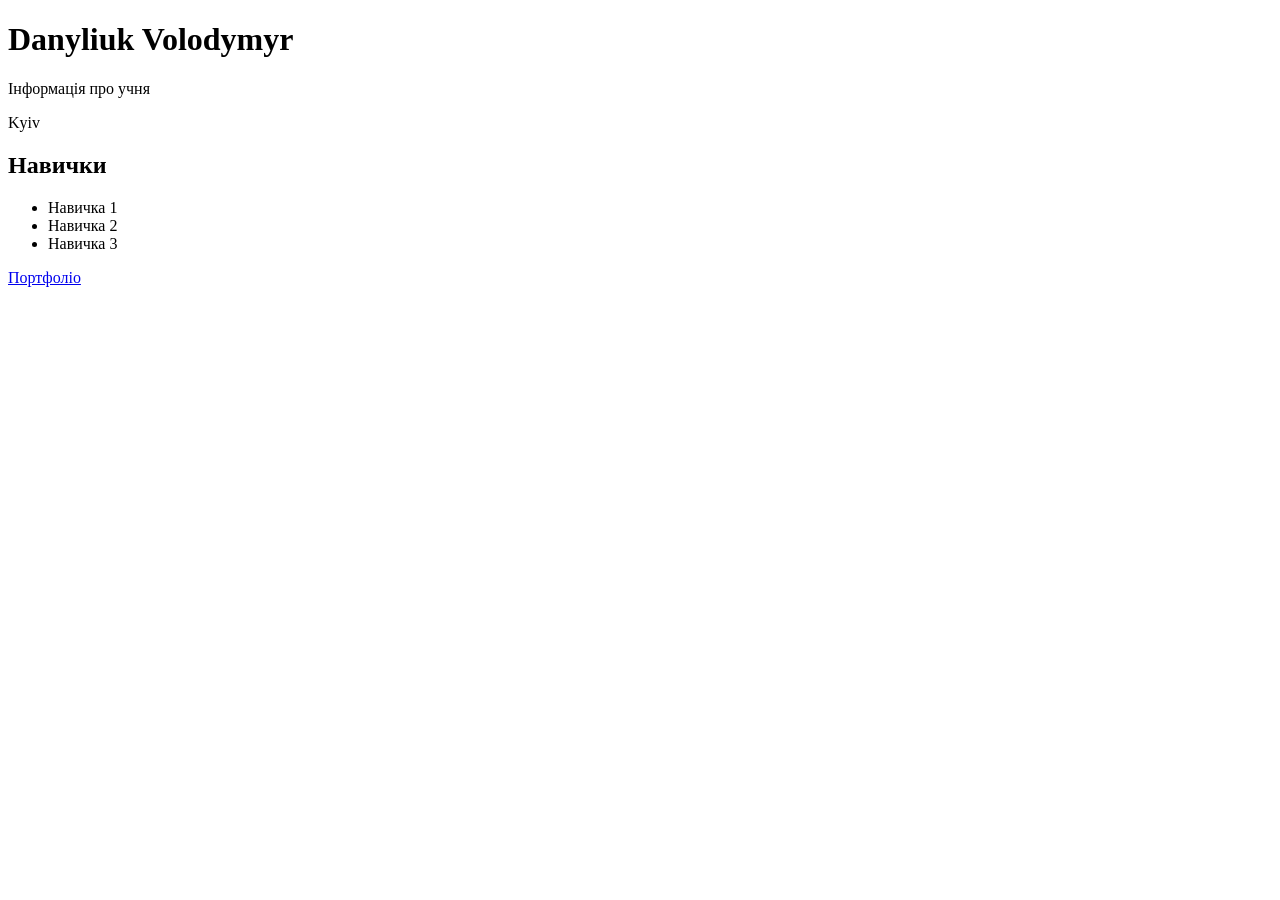
<file: pair10/index.html>
<!DOCTYPE html>
<html lang="en">
<head>
    <meta charset="UTF-8">
    <title>Title</title>
</head>
<body>
<main class="profile">
    <h1 id="profile-name">Ім'я про учня</h1>
    <p class="profile-role">Інформація про учня</p>
    <p id="profile-city">Місто не вказано</p>
    <h2>Навички</h2>
    <ul id="profile-skills">
        <li class="skills">Навичка 1</li>
        <li class="skills">Навичка 2</li>
        <li class="skills">Навичка 3</li>
    </ul>
    <a href="#" id="profile-link">Портфоліо</a>
</main>


<script src="script.js"></script>
</body>
</html>
</file>
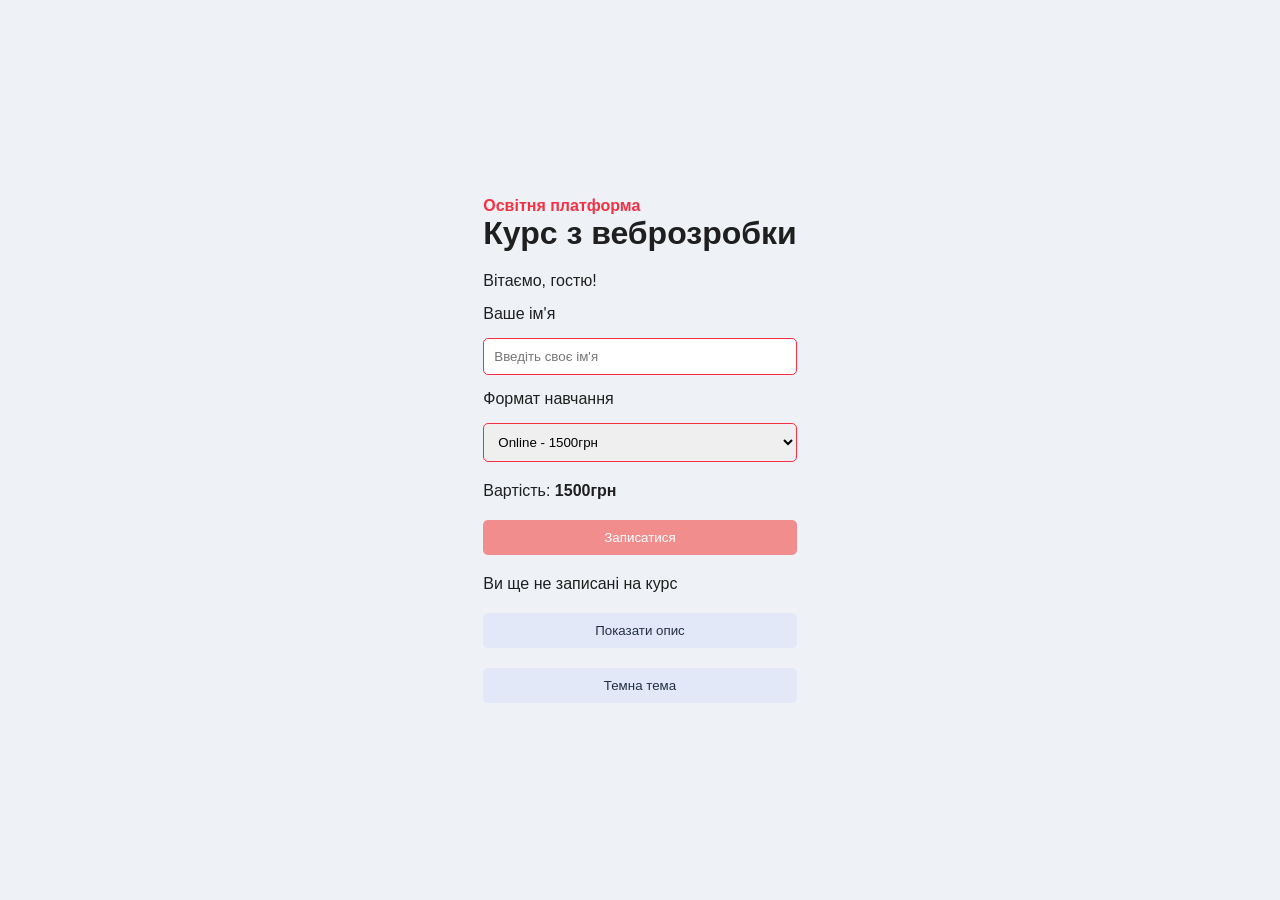
<file: pair11/index.html>
<!DOCTYPE html>
<html lang="en">
<head>
    <meta charset="UTF-8">
    <title>Title</title>
    <link rel="stylesheet" href="style.css">
</head>
<body>
<main class="course-card" id="card">
    <p class="tag">Освітня платформа</p>
    <h1>Курс з веброзробки</h1>
    <p id="welcome">Вітаємо, гостю!</p>

    <label for="studentName">Ваше ім'я</label>
    <input id="studentName" type="text" placeholder="Введіть своє ім'я">

    <label for="format">Формат навчання</label>
    <select id="format">
        <option value="1500">Online - 1500грн</option>
        <option value="2000">Offline - 2000грн</option>
    </select>
    <p class="cost">Вартість: <strong id="strong">1500грн</strong></p>
    <button id="enrollBtn">Записатися</button>
    <p id="status">Ви ще не записані на курс</p>

    <button id="detailsBtn" class="secondary">Показати опис</button>

    <p class="hidden" id="details">Практичний курс з вебпрограмування</p>

    <button id="themeBtn" class="secondary">Темна тема</button>
</main>


<script src="script.js"></script>
</body>
</html>
</file>
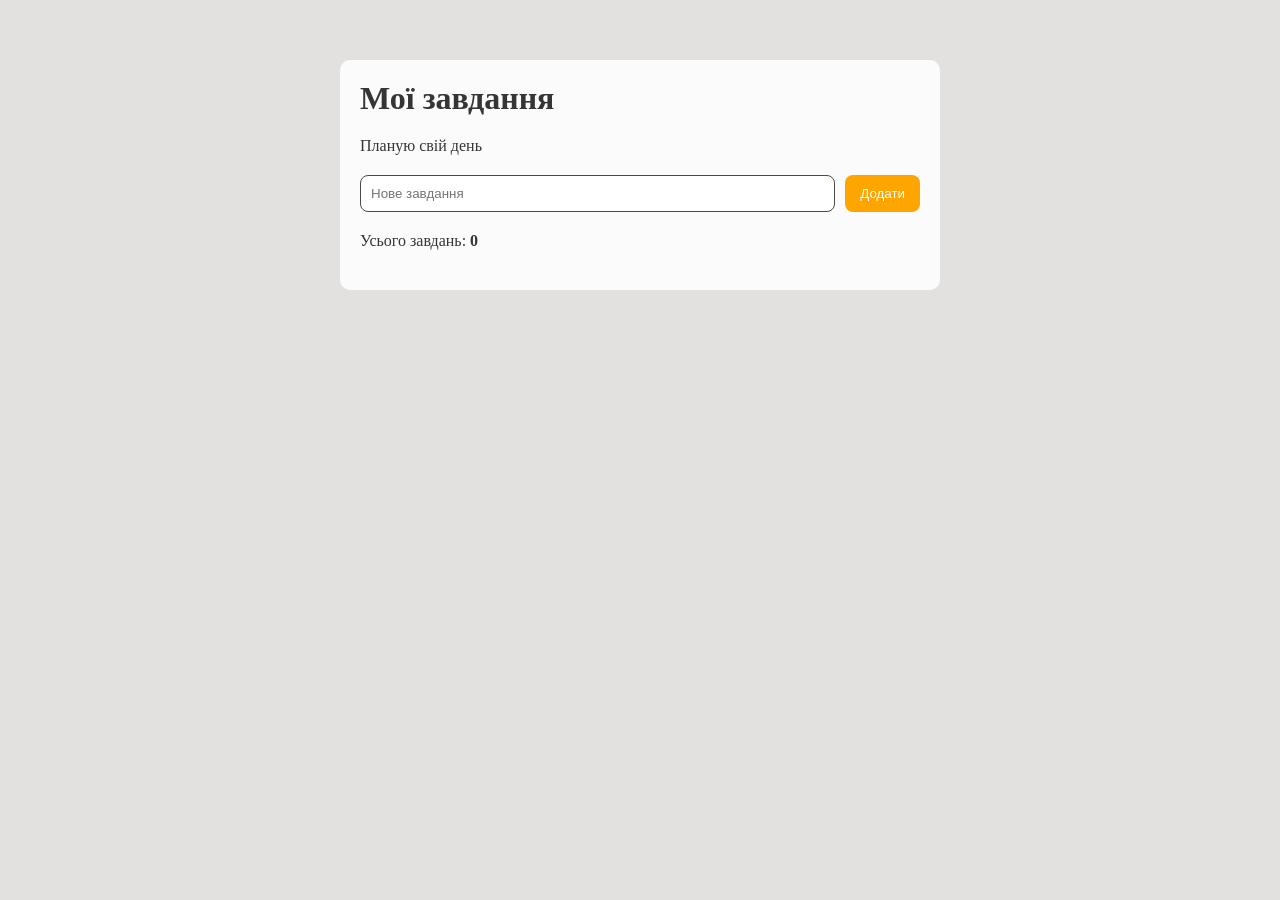
<file: pair12/index.html>
<!DOCTYPE html>
<html lang="en">
<head>
    <meta charset="UTF-8">
    <title>Title</title>
  <link rel="stylesheet" href="style.css">
</head>
<body>
<main class="app">
  <h1>Мої завдання</h1>
  <p>Планую свій день</p>
<div class="form-row">
  <input id="taskInput" type="text" placeholder="Нове завдання">
  <button id="addButton" type="button">Додати</button>
</div>

  <p>Усього завдань: <strong id="taskCounter">0</strong></p>
  <ul id="taskList"></ul>

</main>

<script src="script.js" defer></script>
</body>
</html>
</file>
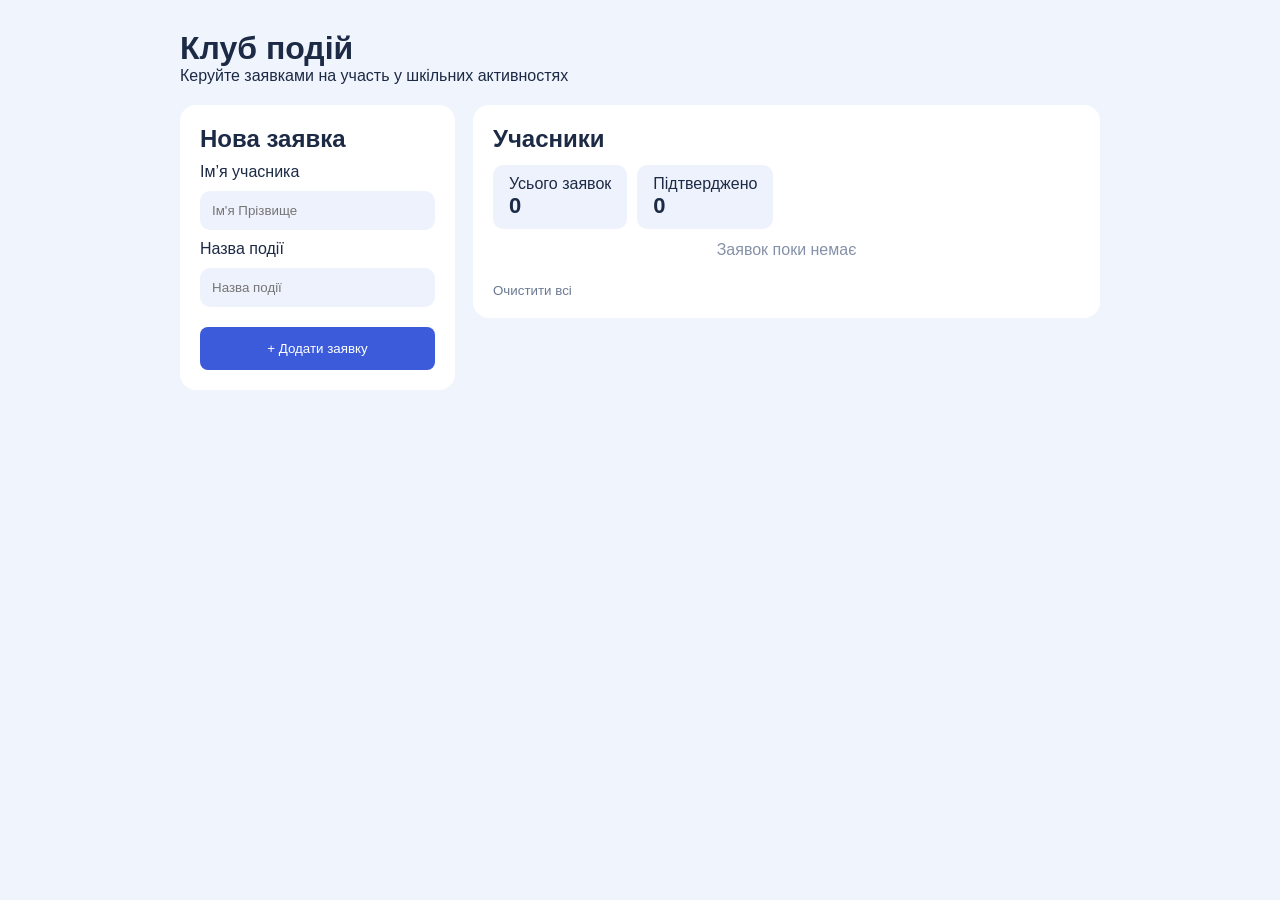
<file: pair13/index.html>
<!DOCTYPE html>
<html lang="en">
<head>
    <meta charset="UTF-8">
    <title>Title</title>
  <link rel="stylesheet" href="style.css">
</head>
<body>
<main class="app">
    <header class="header">
        <h1>Клуб подій</h1>
        <p>Керуйте заявками на участь у шкільних активностях</p>
    </header>

    <div class="layout">
        <section class="block form-block">
            <h2>Нова заявка</h2>
            <label for="nameInput">Ім’я учасника</label>
            <input id="nameInput" type="text" placeholder="Ім'я Прізвище">
            <label for="eventInput">Назва події</label>
            <input id="eventInput" type="text" placeholder="Назва події">
            <p id="errorMessage" class="error" role="alert"></p>
            <button id="addButton" class="add-btn" type="button">+ Додати заявку</button>
        </section>

        <section class="block list-block">
            <h2>Учасники</h2>
            <div class="stats">
                <p class="stat">Усього заявок <strong id="totalCounter">0</strong></p>
                <p class="stat">Підтверджено <strong id="confirmedCounter">0</strong></p>
            </div>
            <p id="emptyMessage" class="empty">Заявок поки немає</p>
            <ul id="requestList"></ul>
            <button id="clearButton" class="clear-btn" type="button">Очистити всі</button>
        </section>
    </div>
</main>


<script src="script.js"></script>
</body>
</html>
</file>
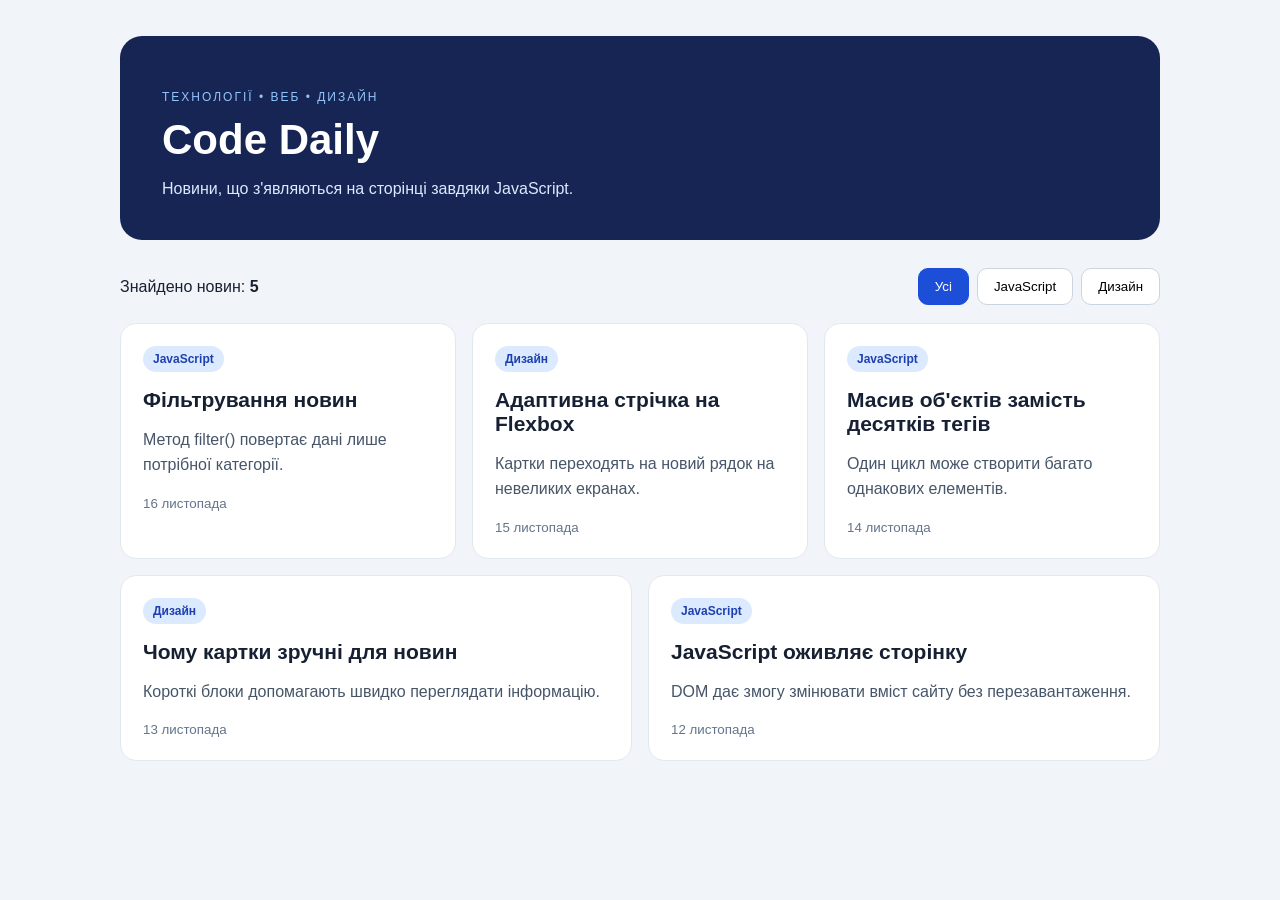
<file: pair14/index.html>
<!DOCTYPE html>
<html lang="en">
<head>
    <meta charset="UTF-8">
    <title>Title</title>
    <link rel="stylesheet" href="style.css">
</head>
<body>
<main class="page">
    <header class="hero">
        <p class="eyebrow">ТЕХНОЛОГІЇ &bull; ВЕБ &bull; ДИЗАЙН</p>
        <h1>Code Daily</h1>
        <p class="subtitle">Новини, що з'являються на сторінці завдяки JavaScript.</p>
    </header>

    <div class="toolbar">
        <p class="counter">Знайдено новин: <strong id="news-count">0</strong></p>
        <div class="filters" aria-label="Фільтр новин">
            <button id="show-all" class="filter-btn active" type="button">Усі</button>
            <button id="show-js" class="filter-btn" type="button">JavaScript</button>
            <button id="show-design" class="filter-btn" type="button">Дизайн</button>
        </div>
    </div>

    <section id="news-list" class="news-grid" aria-label="Стрічка новин"></section>
</main>


<script src="script.js"></script>
</body>
</html>
</file>
<file: pair11/style.css>
*{
    box-sizing: border-box;
    margin: 0;
    padding: 0;
}
body{
    min-height: 100vh;
    display: flex;
    flex-direction: column;
    align-items: center;
    justify-content: center;
    font-family: 'Montserrat', sans-serif;
    background: #eef2f7;
    color: #201f1f;
}
.container{
    width: min(440px, 90vh);
    padding: 30px;
    background: #f8f8f8;
    border-radius: 10px;
    box-shadow: 0 10px 20px rgba(220, 21, 21, 0.65);
}
.tag{
    font-weight: bold;
    color: #f43043;
}
label{
    display: block;
    margin: 15px 0;
}
input, select, button{
    width: 100%;
    padding: 10px;
    border-radius: 5px;
}
input, select{
    border: 1px solid #f43043;
}
button{
    margin-top: 20px;
    border: none;
    background: #f18d8d;
    color: #fff;
    cursor: pointer;
}
.secondary{
    background: #e2e8f8;
    color: #243041;
}
.hidden{
    display: none;
}
.success{
    font-weight: bold;
    color: #e42a2a;
}
.dark{
    background: #1e293b;
    color: #eaeaea;
}
.dark, .success{
    background: #475569;
    color: #ffffff;
}
#welcome, .cost{
    margin-top: 20px;
}
#status{
    margin-top: 20px;
}
</file>
<file: pair12/style.css>
*{
    box-sizing: border-box;
    margin: 0;
    padding: 0;
    text-decoration: none;
    list-style: none;
}
body{
    background: #e3e0e0;
    color: #353535
}
.app{
    max-width: 600px;
    margin: 60px auto;
    padding: 20px;
    background: #fbfbfb;
    border-radius: 10px;
    display: flex;
    flex-direction: column;
    row-gap: 20px;
}
.form-row{
    display: flex;
    gap: 10px;
}
input{
    flex: 1;
    min-width: 0;
    padding: 10px;
    border-radius: 8px;
    border: 1px solid #4a4a4a;
}
button{
    padding: 10px 15px;
    border: none;
    border-radius: 8px;
    background: orange;
    color: #fff;
    cursor: pointer;
}


.task{
    display: flex;
    align-items: center;
    gap: 10px;
    padding: 10px 0;
    border-bottom: 1px solid #4a4a4a;
}
.task-text{
    flex: 1;
    overflow-wrap: anywhere;
}
.task.done .task-text{
    text-decoration: line-through;
    color: #66e657;
}
.edit-btn{
    background: #b17d1c;
}
.delete-btn{
    background: #e74c3c;
}
</file>
<file: pair13/style.css>
*{
    box-sizing: border-box;
    margin: 0;
    padding: 0;
    list-style: none;
}
body{
    background: #f0f4fc;
    color: #1c2a45;
    font-family: Montserrat, sans-serif;
}
.app{
    max-width: 960px;
    margin: 30px auto;
    padding: 0 20px;
}
.layout{
    display: flex;
    gap: 18px;
    align-items: flex-start;
    margin-top: 20px;
}
.block{
    background: #fff;
    padding: 20px;
    border-radius: 16px;
}
.form-block{
    width: 275px;
    display: flex;
    flex-direction: column;
    gap: 10px;
}
.list-block{
    flex: 1;
    display: flex;
    flex-direction: column;
    gap: 12px;
}
input{
    padding: 12px;
    border: none;
    border-radius: 10px;
    background: #eef2fc;
}
button{
    padding: 10px 14px;
    border: none;
    border-radius: 8px;
    cursor: pointer;
    transition: 0.2s;
}
button:hover{
    opacity: 0.7;
}
.add-btn{
    background: #3b5bdb;
    color: #fff;
    padding: 14px;
}
.error{
    color: #c0392b;
}
.stats{
    display: flex;
    gap: 10px;
}
.stat{
    background: #eef2fc;
    border-radius: 10px;
    padding: 10px 16px;
}
.stat strong{
    display: block;
    font-size: 22px;
}
.empty{
    text-align: center;
    color: #8591a8;
}
.hidden{
    display: none;
}
#requestList{
    display: flex;
    flex-direction: column;
    gap: 10px;
}
.card{
    display: flex;
    justify-content: space-between;
    align-items: center;
    padding: 10px 12px;
    border: 2px solid #dbe3f4;
    border-radius: 12px;
}
.card.confirmed{
    border-color: #b9e6cb;
    background: #f4fcf7;
}
.info{
    display: flex;
    flex-direction: column;
    align-items: flex-start;
    gap: 3px;
}
.event{
    color: #6b7a93;
    font-size: 13px;
}
.status{
    padding: 3px 10px;
    border-radius: 20px;
    background: #ffeed4;
    font-size: 12px;
}
.card.confirmed .status{
    background: #d3f5e1;
}
.actions{
    display: flex;
    gap: 8px;
}
.confirm-btn{
    background: #e6edfc;
}
.delete-btn{
    background: #fde9e7;
}
.clear-btn{
    background: none;
    color: #6b7a93;
    align-self: flex-start;
    padding: 0;
}
</file>
<file: pair14/style.css>
* {
    box-sizing: border-box;
}
body {
    margin: 0;
    background: #f1f5f9;
    color: #172033;
    font-family: Arial, sans-serif;
}
.page {
    max-width: 1080px;
    margin: 0 auto;
    padding: 36px 20px 60px;
}
.hero {
    padding: 42px;
    border-radius: 22px;
    color: white;
    background: #172554;
}
.eyebrow {
    color: #93c5fd;
    font-size: 12px;
    letter-spacing: 2px;}
h1 {
    margin: 12px 0;
    font-size: 42px;
}
.subtitle {
    margin-bottom: 0;
    color: #dbeafe;
}
.toolbar {
    display: flex;
    justify-content: space-between;
    align-items: center;
    flex-wrap: wrap;
    gap: 12px;
    margin: 28px 0 18px;
}
.counter {
    margin: 0;
}
.filters {
    display: flex;
    gap: 8px;
    flex-wrap: wrap;
}
.filter-btn {
    padding: 10px 16px;
    border: 1px solid #cbd5e1;
    border-radius: 10px;
    background: white;
    cursor: pointer;
}
.filter-btn.active {
    background: #1d4ed8;
    color: white;
    border-color: #1d4ed8; }
.news-grid { display: flex;
    flex-wrap: wrap;
    gap: 16px;
}
.news-card {
    flex: 1 1 280px;
    padding: 22px;
    background: white;
    border: 1px solid #e2e8f0;
    border-radius: 16px;
}
.news-card h2 {
    margin: 16px 0 10px;
    font-size: 21px; }
.news-card p {
    color: #475569;
    line-height: 1.55;
}
.news-card small {
    color: #64748b;
}
.tag {
    display: inline-block;
    border-radius: 30px;
    padding: 6px 10px;
    background: #dbeafe;
    color: #1e40af;
    font-size: 12px;
    font-weight: bold;
}
</file>
